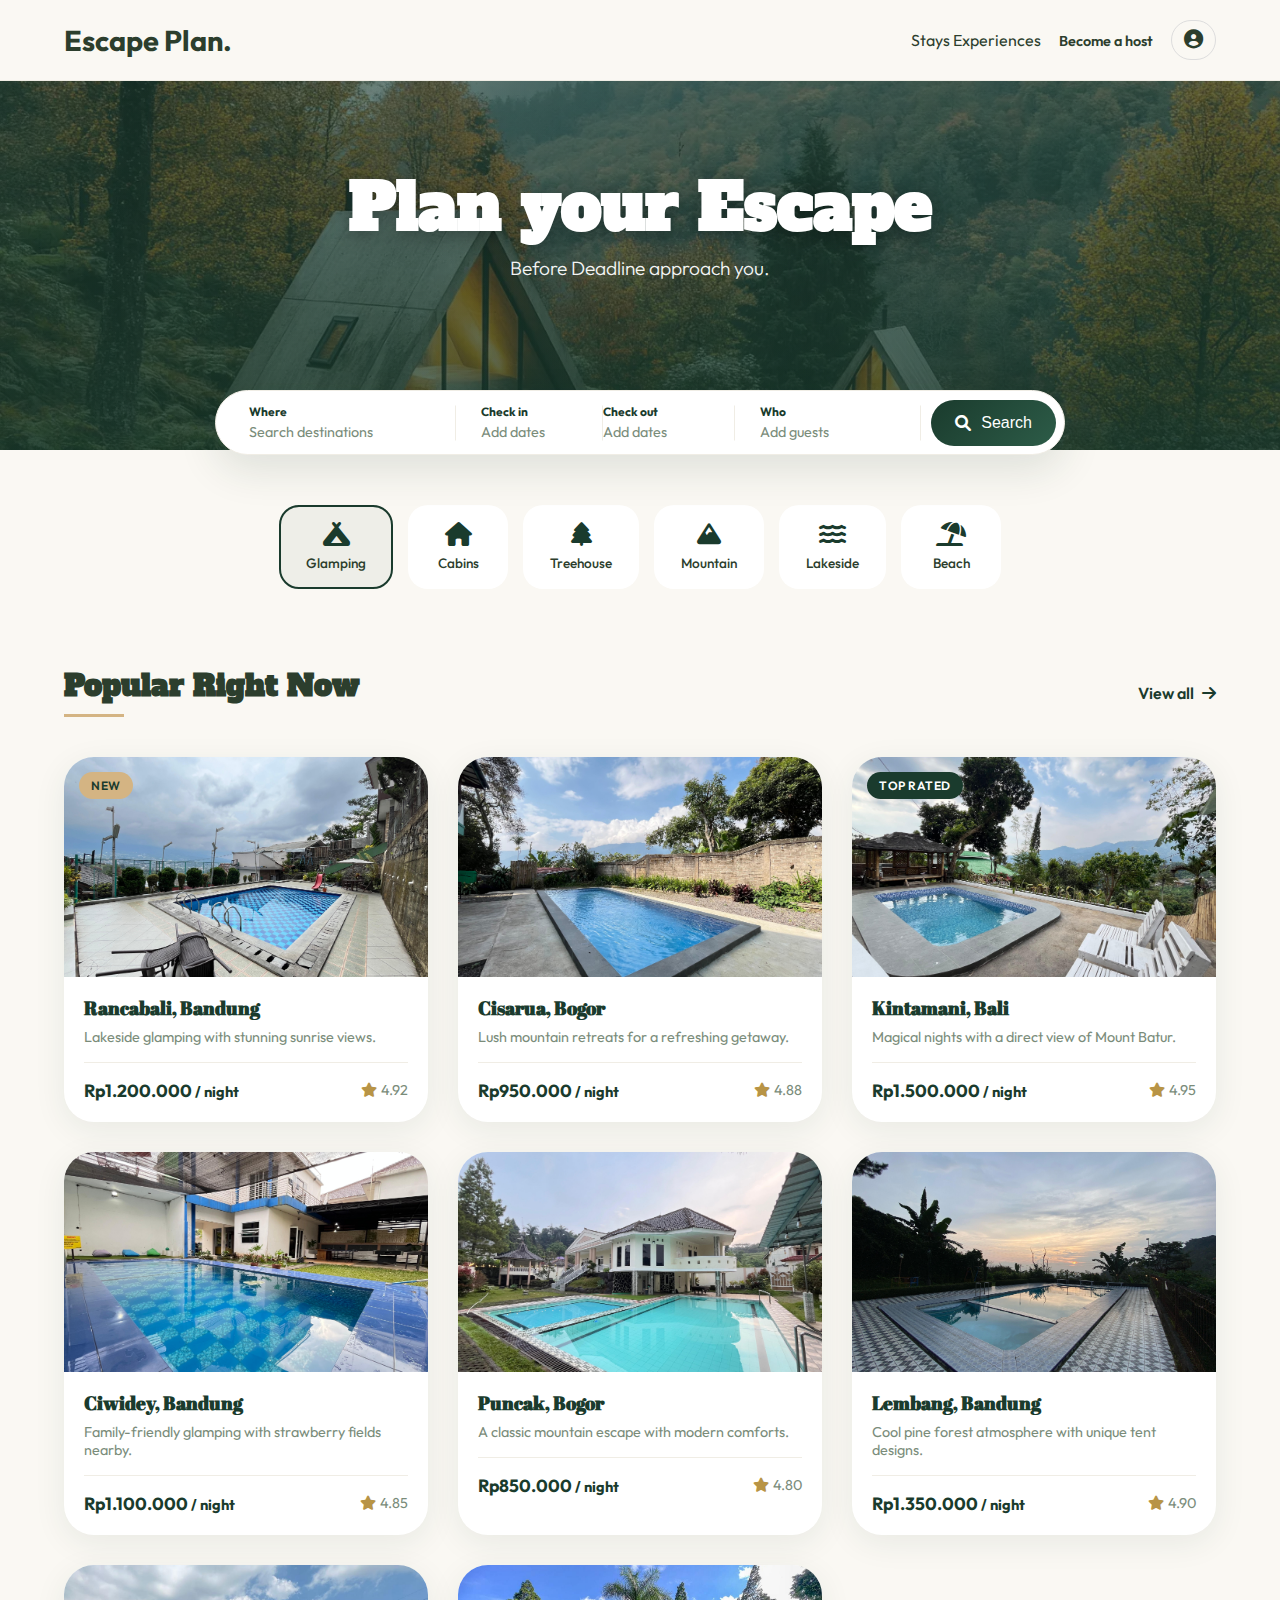
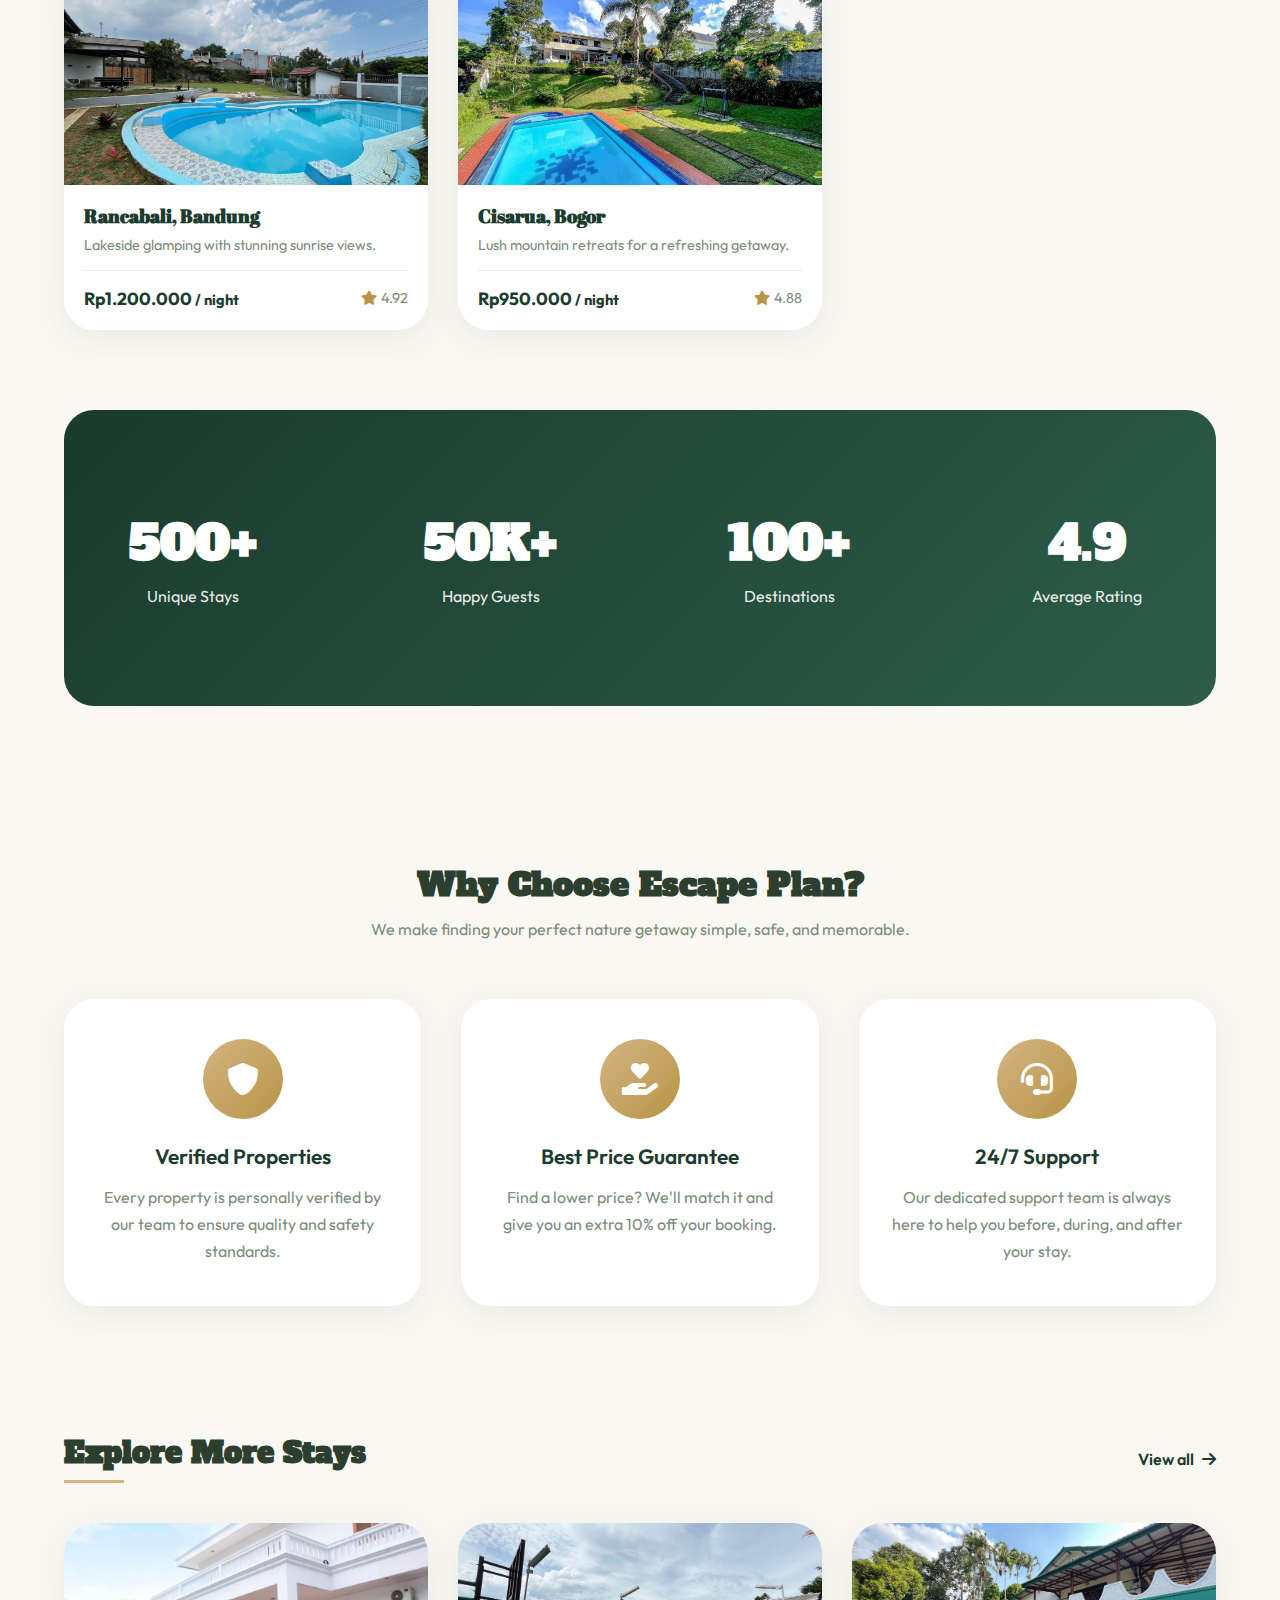
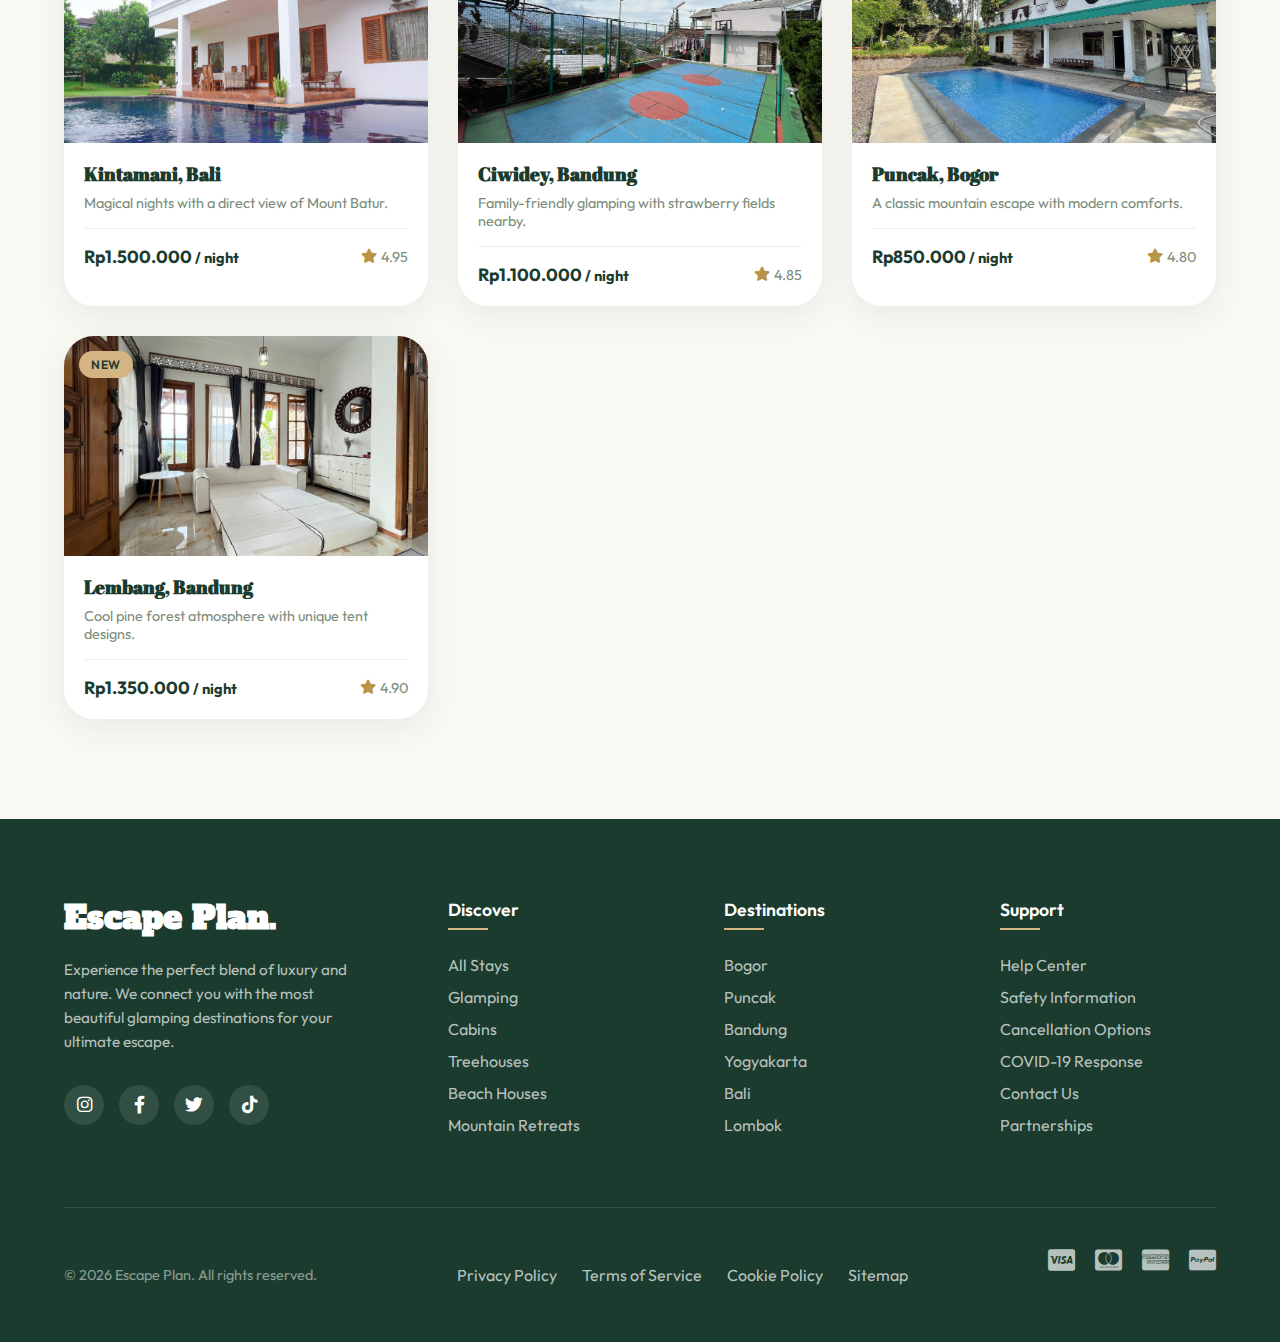
<file: index.html>
<!DOCTYPE html>
<html lang="id">
<head>
    <meta charset="UTF-8">
    <meta name="viewport" content="width=device-width, initial-scale=1.0">
    <title>Escape Plan | Nature First OTA</title>
    <link rel="stylesheet" href="style.css">
    <link rel="stylesheet" href="datepicker.css">
    <link rel="stylesheet" href="https://cdnjs.cloudflare.com/ajax/libs/font-awesome/6.0.0-beta3/css/all.min.css">
</head>
<body class="index-page">
    <nav id="mainNav">
        <a href="index.html" class="logo">Escape Plan.</a>
        
        <!-- Desktop Nav -->
        <div class="nav-menu">
            <a href="explore.html" class="active">Stays</a>
            <a href="#">Experiences</a>
            <a href="#" class="nav-host-btn">Become a host</a>
            <button class="profile-btn" aria-label="User menu">
                <i class="fas fa-user-circle"></i>
            </button>
        </div>

        <!-- Mobile Menu Button -->
        <button class="menu-toggle" aria-label="Toggle menu">
            <span class="hamburger"></span>
        </button>

        <!-- Mobile Menu Overlay -->
        <div class="mobile-nav-menu">
            <div class="mobile-nav-links">
                <a href="explore.html">Stays</a>
                <a href="#">Experiences</a>
                <a href="#">Glamping</a>
                <a href="#">Cabins</a>
                <a href="#">Mountain Retreats</a>
                <a href="#">Help Center</a>
                <a href="#">Contact Us</a>
                <a href="#">Become a host</a>
            </div>
            <a href="#" class="btn-primary">Sign In</a>
        </div>
    </nav>

    <header class="home-header">
        <div class="header-content">
            <h1>Plan your Escape</h1>
            <p>Before Deadline approach you.</p>
        </div>
    </header>

    <main class="main-content">
        <section class="search-section">
            <div class="search-container">
                <div class="search-form">
                    <div class="form-group">
                        <label for="location">Where</label>
                        <input type="text" id="location" placeholder="Search destinations">
                    </div>
                    <div class="form-group form-group-dates">
                        <div class="date-input">
                            <label for="checkin">Check in</label>
                            <input type="text" id="checkin" placeholder="Add dates" class="datepicker-input">
                        </div>
                        <div class="date-input">
                            <label for="checkout">Check out</label>
                            <input type="text" id="checkout" placeholder="Add dates" class="datepicker-input">
                        </div>
                    </div>
                    <div class="form-group form-group-guests">
                        <label for="guests">Who</label>
                        <input type="text" id="guests" placeholder="Add guests">
                    </div>
                    <button class="search-button" onclick="location.href='explore.html'">
                        <i class="fas fa-search"></i>
                        <span>Search</span>
                    </button>
                </div>
            </div>
        </section>

        <!-- Category Tabs -->
        <section class="category-section">
            <div class="category-tabs">
                <div class="category-tab active">
                    <i class="fas fa-campground"></i>
                    <span>Glamping</span>
                </div>
                <div class="category-tab">
                    <i class="fas fa-home"></i>
                    <span>Cabins</span>
                </div>
                <div class="category-tab">
                    <i class="fas fa-tree"></i>
                    <span>Treehouse</span>
                </div>
                <div class="category-tab">
                    <i class="fas fa-mountain"></i>
                    <span>Mountain</span>
                </div>
                <div class="category-tab">
                    <i class="fas fa-water"></i>
                    <span>Lakeside</span>
                </div>
                <div class="category-tab">
                    <i class="fas fa-umbrella-beach"></i>
                    <span>Beach</span>
                </div>
            </div>
        </section>

        <section class="glamping-catalog">
            <div class="section-header">
                <h2>Popular Right Now</h2>
                <a href="explore.html" class="view-all-link">View all <i class="fas fa-arrow-right"></i></a>
            </div>
            <div class="grid-container">
                <!-- Card 1 -->
                <a href="detail.html" class="card">
                    <div class="card-img-wrapper">
                        <img src="images/ASA/asa1.jpeg" alt="Rancabali, Bandung">
                        <div class="card-badge new">NEW</div>
                        <button class="card-wishlist" aria-label="Add to wishlist"><i class="far fa-heart"></i></button>
                    </div>
                    <div class="card-body">
                        <h3>Rancabali, Bandung</h3>
                        <p>Lakeside glamping with stunning sunrise views.</p>
                        <div class="price-row">
                            <div class="price">Rp1.200.000 <small>/ night</small></div>
                            <div class="rating"><i class="fas fa-star"></i> 4.92</div>
                        </div>
                    </div>
                </a>

                <!-- Card 2 -->
                <a href="detail.html" class="card">
                    <div class="card-img-wrapper">
                        <img src="images/DC/dc_1.jpeg" alt="Cisarua, Bogor">
                        <button class="card-wishlist" aria-label="Add to wishlist"><i class="far fa-heart"></i></button>
                    </div>
                    <div class="card-body">
                        <h3>Cisarua, Bogor</h3>
                        <p>Lush mountain retreats for a refreshing getaway.</p>
                        <div class="price-row">
                            <div class="price">Rp950.000 <small>/ night</small></div>
                            <div class="rating"><i class="fas fa-star"></i> 4.88</div>
                        </div>
                    </div>
                </a>

                <!-- Card 3 -->
                <a href="detail.html" class="card">
                    <div class="card-img-wrapper">
                        <img src="images/DIRGO/dirgo_1.jpeg" alt="Kintamani, Bali">
                        <div class="card-badge popular">TOP RATED</div>
                        <button class="card-wishlist" aria-label="Add to wishlist"><i class="far fa-heart"></i></button>
                    </div>
                    <div class="card-body">
                        <h3>Kintamani, Bali</h3>
                        <p>Magical nights with a direct view of Mount Batur.</p>
                        <div class="price-row">
                            <div class="price">Rp1.500.000 <small>/ night</small></div>
                            <div class="rating"><i class="fas fa-star"></i> 4.95</div>
                        </div>
                    </div>
                </a>

                <!-- Card 4 -->
                <a href="detail.html" class="card">
                    <div class="card-img-wrapper">
                        <img src="images/G.SKY/g_sky_1.jpeg" alt="Ciwidey, Bandung">
                        <button class="card-wishlist" aria-label="Add to wishlist"><i class="far fa-heart"></i></button>
                    </div>
                    <div class="card-body">
                        <h3>Ciwidey, Bandung</h3>
                        <p>Family-friendly glamping with strawberry fields nearby.</p>
                        <div class="price-row">
                            <div class="price">Rp1.100.000 <small>/ night</small></div>
                            <div class="rating"><i class="fas fa-star"></i> 4.85</div>
                        </div>
                    </div>
                </a>

                <!-- Card 5 -->
                <a href="detail.html" class="card">
                    <div class="card-img-wrapper">
                        <img src="images/G.T/g_t_1.jpeg" alt="Puncak, Bogor">
                        <button class="card-wishlist" aria-label="Add to wishlist"><i class="far fa-heart"></i></button>
                    </div>
                    <div class="card-body">
                        <h3>Puncak, Bogor</h3>
                        <p>A classic mountain escape with modern comforts.</p>
                        <div class="price-row">
                            <div class="price">Rp850.000 <small>/ night</small></div>
                            <div class="rating"><i class="fas fa-star"></i> 4.80</div>
                        </div>
                    </div>
                </a>

                <!-- Card 6 -->
                <a href="detail.html" class="card">
                    <div class="card-img-wrapper">
                        <img src="images/HABYB/habyb1.jpeg" alt="Lembang, Bandung">
                        <button class="card-wishlist" aria-label="Add to wishlist"><i class="far fa-heart"></i></button>
                    </div>
                    <div class="card-body">
                        <h3>Lembang, Bandung</h3>
                        <p>Cool pine forest atmosphere with unique tent designs.</p>
                        <div class="price-row">
                            <div class="price">Rp1.350.000 <small>/ night</small></div>
                            <div class="rating"><i class="fas fa-star"></i> 4.90</div>
                        </div>
                    </div>
                </a>

                <!-- Card 7 -->
                <a href="detail.html" class="card">
                    <div class="card-img-wrapper">
                        <img src="images/NIDA/nida_1.jpeg" alt="Rancabali, Bandung">
                        <button class="card-wishlist" aria-label="Add to wishlist"><i class="far fa-heart"></i></button>
                    </div>
                    <div class="card-body">
                        <h3>Rancabali, Bandung</h3>
                        <p>Lakeside glamping with stunning sunrise views.</p>
                        <div class="price-row">
                            <div class="price">Rp1.200.000 <small>/ night</small></div>
                            <div class="rating"><i class="fas fa-star"></i> 4.92</div>
                        </div>
                    </div>
                </a>

                <!-- Card 8 -->
                <a href="detail.html" class="card">
                    <div class="card-img-wrapper">
                        <img src="images/PR/pr_1.jpeg" alt="Cisarua, Bogor">
                        <button class="card-wishlist" aria-label="Add to wishlist"><i class="far fa-heart"></i></button>
                    </div>
                    <div class="card-body">
                        <h3>Cisarua, Bogor</h3>
                        <p>Lush mountain retreats for a refreshing getaway.</p>
                        <div class="price-row">
                            <div class="price">Rp950.000 <small>/ night</small></div>
                            <div class="rating"><i class="fas fa-star"></i> 4.88</div>
                        </div>
                    </div>
                </a>
            </div>
        </section>

        <!-- Stats Section -->
        <section class="stats-section">
            <div class="stats-container">
                <div class="stat-item">
                    <div class="stat-number">500+</div>
                    <div class="stat-label">Unique Stays</div>
                </div>
                <div class="stat-item">
                    <div class="stat-number">50K+</div>
                    <div class="stat-label">Happy Guests</div>
                </div>
                <div class="stat-item">
                    <div class="stat-number">100+</div>
                    <div class="stat-label">Destinations</div>
                </div>
                <div class="stat-item">
                    <div class="stat-number">4.9</div>
                    <div class="stat-label">Average Rating</div>
                </div>
            </div>
        </section>

        <!-- Features Section -->
        <section class="features-section">
            <div class="features-header">
                <h2>Why Choose Escape Plan?</h2>
                <p>We make finding your perfect nature getaway simple, safe, and memorable.</p>
            </div>
            <div class="features-grid">
                <div class="feature-card">
                    <div class="feature-icon">
                        <i class="fas fa-shield-alt"></i>
                    </div>
                    <h3>Verified Properties</h3>
                    <p>Every property is personally verified by our team to ensure quality and safety standards.</p>
                </div>
                <div class="feature-card">
                    <div class="feature-icon">
                        <i class="fas fa-hand-holding-heart"></i>
                    </div>
                    <h3>Best Price Guarantee</h3>
                    <p>Find a lower price? We'll match it and give you an extra 10% off your booking.</p>
                </div>
                <div class="feature-card">
                    <div class="feature-icon">
                        <i class="fas fa-headset"></i>
                    </div>
                    <h3>24/7 Support</h3>
                    <p>Our dedicated support team is always here to help you before, during, and after your stay.</p>
                </div>
            </div>
        </section>

        <!-- More Stays Section -->
        <section class="glamping-catalog">
            <div class="section-header">
                <h2>Explore More Stays</h2>
                <a href="explore.html" class="view-all-link">View all <i class="fas fa-arrow-right"></i></a>
            </div>
            <div class="grid-container">
                <!-- Card 9 -->
                <a href="detail.html" class="card">
                    <div class="card-img-wrapper">
                        <img src="images/VERMILLION/vermillion1.JPG" alt="Kintamani, Bali">
                        <button class="card-wishlist" aria-label="Add to wishlist"><i class="far fa-heart"></i></button>
                    </div>
                    <div class="card-body">
                        <h3>Kintamani, Bali</h3>
                        <p>Magical nights with a direct view of Mount Batur.</p>
                        <div class="price-row">
                            <div class="price">Rp1.500.000 <small>/ night</small></div>
                            <div class="rating"><i class="fas fa-star"></i> 4.95</div>
                        </div>
                    </div>
                </a>

                <!-- Card 10 -->
                <a href="detail.html" class="card">
                    <div class="card-img-wrapper">
                        <img src="images/ASA/asa2.jpeg" alt="Ciwidey, Bandung">
                        <button class="card-wishlist" aria-label="Add to wishlist"><i class="far fa-heart"></i></button>
                    </div>
                    <div class="card-body">
                        <h3>Ciwidey, Bandung</h3>
                        <p>Family-friendly glamping with strawberry fields nearby.</p>
                        <div class="price-row">
                            <div class="price">Rp1.100.000 <small>/ night</small></div>
                            <div class="rating"><i class="fas fa-star"></i> 4.85</div>
                        </div>
                    </div>
                </a>

                <!-- Card 11 -->
                <a href="detail.html" class="card">
                    <div class="card-img-wrapper">
                        <img src="images/DC/dc_2.jpeg" alt="Puncak, Bogor">
                        <button class="card-wishlist" aria-label="Add to wishlist"><i class="far fa-heart"></i></button>
                    </div>
                    <div class="card-body">
                        <h3>Puncak, Bogor</h3>
                        <p>A classic mountain escape with modern comforts.</p>
                        <div class="price-row">
                            <div class="price">Rp850.000 <small>/ night</small></div>
                            <div class="rating"><i class="fas fa-star"></i> 4.80</div>
                        </div>
                    </div>
                </a>

                <!-- Card 12 -->
                <a href="detail.html" class="card">
                    <div class="card-img-wrapper">
                        <img src="images/DIRGO/dirgo_2.jpeg" alt="Lembang, Bandung">
                        <div class="card-badge new">NEW</div>
                        <button class="card-wishlist" aria-label="Add to wishlist"><i class="far fa-heart"></i></button>
                    </div>
                    <div class="card-body">
                        <h3>Lembang, Bandung</h3>
                        <p>Cool pine forest atmosphere with unique tent designs.</p>
                        <div class="price-row">
                            <div class="price">Rp1.350.000 <small>/ night</small></div>
                            <div class="rating"><i class="fas fa-star"></i> 4.90</div>
                        </div>
                    </div>
                </a>
            </div>
        </section>
    </main>

    <footer class="footer">
        <div class="footer-content">
            <div class="footer-section">
                <h3 class="footer-logo">Escape Plan.</h3>
                <p class="footer-description">
                    Experience the perfect blend of luxury and nature. 
                    We connect you with the most beautiful glamping destinations 
                    for your ultimate escape.
                </p>
                <div class="social-links">
                    <a href="#" aria-label="Instagram"><i class="fab fa-instagram"></i></a>
                    <a href="#" aria-label="Facebook"><i class="fab fa-facebook-f"></i></a>
                    <a href="#" aria-label="Twitter"><i class="fab fa-twitter"></i></a>
                    <a href="#" aria-label="TikTok"><i class="fab fa-tiktok"></i></a>
                </div>
            </div>

            <div class="footer-section">
                <h4>Discover</h4>
                <ul class="footer-links">
                    <li><a href="explore.html">All Stays</a></li>
                    <li><a href="#">Glamping</a></li>
                    <li><a href="#">Cabins</a></li>
                    <li><a href="#">Treehouses</a></li>
                    <li><a href="#">Beach Houses</a></li>
                    <li><a href="#">Mountain Retreats</a></li>
                </ul>
            </div>

            <div class="footer-section">
                <h4>Destinations</h4>
                <ul class="footer-links">
                    <li><a href="#">Bogor</a></li>
                    <li><a href="#">Puncak</a></li>
                    <li><a href="#">Bandung</a></li>
                    <li><a href="#">Yogyakarta</a></li>
                    <li><a href="#">Bali</a></li>
                    <li><a href="#">Lombok</a></li>
                </ul>
            </div>

            <div class="footer-section">
                <h4>Support</h4>
                <ul class="footer-links">
                    <li><a href="#">Help Center</a></li>
                    <li><a href="#">Safety Information</a></li>
                    <li><a href="#">Cancellation Options</a></li>
                    <li><a href="#">COVID-19 Response</a></li>
                    <li><a href="#">Contact Us</a></li>
                    <li><a href="#">Partnerships</a></li>
                </ul>
            </div>
        </div>

        <div class="footer-bottom">
            <div class="copyright">
                &copy; 2026 Escape Plan. All rights reserved.
            </div>
            <div class="legal-links">
                <a href="#">Privacy Policy</a>
                <a href="#">Terms of Service</a>
                <a href="#">Cookie Policy</a>
                <a href="#">Sitemap</a>
            </div>
            <div class="payment-methods">
                <i class="fab fa-cc-visa" title="Visa"></i>
                <i class="fab fa-cc-mastercard" title="Mastercard"></i>
                <i class="fab fa-cc-amex" title="American Express"></i>
                <i class="fab fa-cc-paypal" title="PayPal"></i>
            </div>
        </div>
    </footer>

    <script src="script.js"></script>
    <script src="datepicker.js"></script>
</body>
</html>
</file>
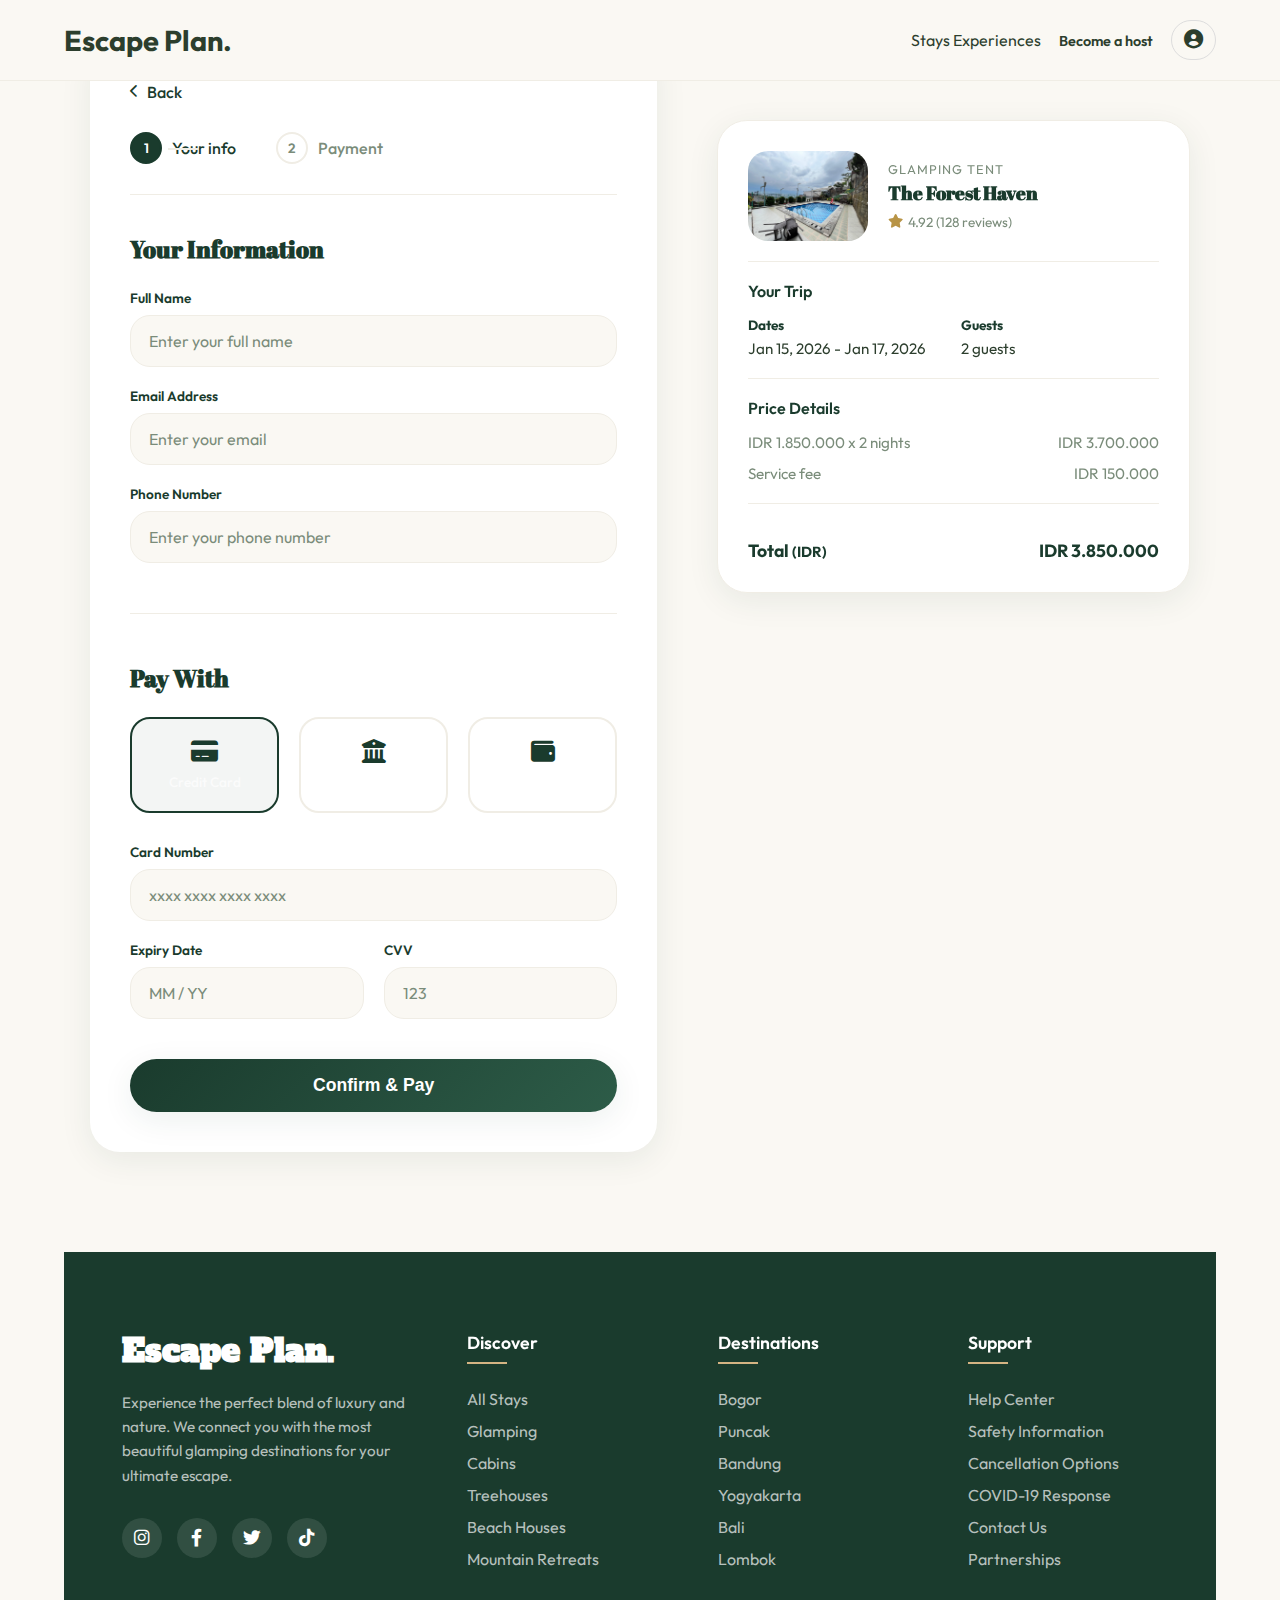
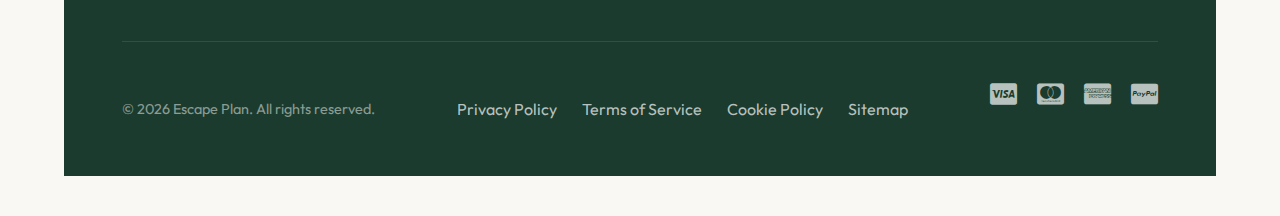
<file: booking.html>
<!DOCTYPE html>
<html lang="id">
<head>
    <meta charset="UTF-8">
    <meta name="viewport" content="width=device-width, initial-scale=1.0">
    <title>Confirm & Pay | Escape Plan</title>
    <link rel="stylesheet" href="style.css">
    <link rel="stylesheet" href="https://cdnjs.cloudflare.com/ajax/libs/font-awesome/6.0.0-beta3/css/all.min.css">
</head>
<body class="booking-body">
    <nav id="mainNav">
        <a href="index.html" class="logo">Escape Plan.</a>
        
        <!-- Desktop Nav -->
        <div class="nav-menu">
            <a href="explore.html" class="active">Stays</a>
            <a href="#">Experiences</a>
            <a href="#" class="nav-host-btn">Become a host</a>
            <button class="profile-btn" aria-label="User menu">
                <i class="fas fa-user-circle"></i>
            </button>
        </div>

        <!-- Mobile Menu Button -->
        <button class="menu-toggle" aria-label="Toggle menu">
            <span class="hamburger"></span>
        </button>

        <!-- Mobile Menu Overlay -->
        <div class="mobile-nav-menu">
            <div class="mobile-nav-links">
                <a href="explore.html">Stays</a>
                <a href="#">Experiences</a>
                <a href="#">Glamping</a>
                <a href="#">Cabins</a>
                <a href="#">Mountain Retreats</a>
                <a href="#">Help Center</a>
                <a href="#">Contact Us</a>
                <a href="#">Become a host</a>
            </div>
            <a href="#" class="btn-primary">Sign In</a>
        </div>
    </nav>
    <div class="checkout-container">
        <!-- Form Section -->
        <div class="form-section">
            <a href="detail.html" class="back-link"><i class="fas fa-chevron-left"></i> Back</a>
            
            <!-- Step Indicator -->
            <div class="step-indicator">
                <div class="step active"><span>Your info</span></div>
                <div class="step"><span>Payment</span></div>
            </div>

            <section id="step-1">
                <h2>Your Information</h2>
                <div class="input-group">
                    <label for="full-name">Full Name</label>
                    <input type="text" id="full-name" placeholder="Enter your full name">
                </div>
                <div class="input-group">
                    <label for="email">Email Address</label>
                    <input type="email" id="email" placeholder="Enter your email">
                </div>
                <div class="input-group">
                    <label for="phone">Phone Number</label>
                    <input type="tel" id="phone" placeholder="Enter your phone number">
                </div>
            </section>

            <hr class="section-divider">

            <section id="step-2">
                <h2>Pay With</h2>
                <div class="payment-methods">
                    <div class="payment-method selected">
                        <i class="fas fa-credit-card"></i>
                        <span>Credit Card</span>
                    </div>
                    <div class="payment-method">
                        <i class="fas fa-university"></i>
                        <span>Bank Transfer</span>
                    </div>
                    <div class="payment-method">
                        <i class="fas fa-wallet"></i>
                        <span>e-Wallet</span>
                    </div>
                </div>

                <div class="input-group">
                    <label for="card-number">Card Number</label>
                    <input type="text" id="card-number" placeholder="xxxx xxxx xxxx xxxx">
                </div>
                <div class="input-row">
                    <div class="input-group">
                        <label for="expiry-date">Expiry Date</label>
                        <input type="text" id="expiry-date" placeholder="MM / YY">
                    </div>
                    <div class="input-group">
                        <label for="cvv">CVV</label>
                        <input type="text" id="cvv" placeholder="123">
                    </div>
                </div>
            </section>
            
            <button class="btn-primary btn-block">Confirm & Pay</button>
        </div>

        <!-- Summary Section -->
        <div class="summary-section">
            <div class="summary-card">
                <div class="hotel-preview">
                    <img src="images/ASA/asa1.jpeg" alt="The Forest Haven">
                    <div class="hotel-info">
                        <p class="stay-type">Glamping Tent</p>
                        <h3>The Forest Haven</h3>
                        <div class="rating-small">
                            <i class="fas fa-star"></i> 4.92 (128 reviews)
                        </div>
                    </div>
                </div>

                <hr>

                <h2>Your Trip</h2>
                <div class="trip-details">
                    <div>
                        <strong>Dates</strong>
                        <p>Jan 15, 2026 - Jan 17, 2026</p>
                    </div>
                    <div>
                        <strong>Guests</strong>
                        <p>2 guests</p>
                    </div>
                </div>

                <hr>

                <h2>Price Details</h2>
                <div class="price-calculation">
                    <div class="date-row">
                        <span>IDR 1.850.000 x 2 nights</span>
                        <span>IDR 3.700.000</span>
                    </div>
                    <div class="date-row">
                        <span>Service fee</span>
                        <span>IDR 150.000</span>
                    </div>
                </div>

                <hr>

                <div class="total-row">
                    <strong>Total <small>(IDR)</small></strong>
                    <strong>IDR 3.850.000</strong>
                </div>
            </div>
        </div>
    </div>
    
    <footer class="footer">
        <div class="footer-content">
            <div class="footer-section">
                <h3 class="footer-logo">Escape Plan.</h3>
                <p class="footer-description">
                    Experience the perfect blend of luxury and nature. 
                    We connect you with the most beautiful glamping destinations 
                    for your ultimate escape.
                </p>
                <div class="social-links">
                    <a href="#" aria-label="Instagram"><i class="fab fa-instagram"></i></a>
                    <a href="#" aria-label="Facebook"><i class="fab fa-facebook-f"></i></a>
                    <a href="#" aria-label="Twitter"><i class="fab fa-twitter"></i></a>
                    <a href="#" aria-label="TikTok"><i class="fab fa-tiktok"></i></a>
                </div>
            </div>

            <div class="footer-section">
                <h4>Discover</h4>
                <ul class="footer-links">
                    <li><a href="explore.html">All Stays</a></li>
                    <li><a href="#">Glamping</a></li>
                    <li><a href="#">Cabins</a></li>
                    <li><a href="#">Treehouses</a></li>
                    <li><a href="#">Beach Houses</a></li>
                    <li><a href="#">Mountain Retreats</a></li>
                </ul>
            </div>

            <div class="footer-section">
                <h4>Destinations</h4>
                <ul class="footer-links">
                    <li><a href="#">Bogor</a></li>
                    <li><a href="#">Puncak</a></li>
                    <li><a href="#">Bandung</a></li>
                    <li><a href="#">Yogyakarta</a></li>
                    <li><a href="#">Bali</a></li>
                    <li><a href="#">Lombok</a></li>
                </ul>
            </div>

            <div class="footer-section">
                <h4>Support</h4>
                <ul class="footer-links">
                    <li><a href="#">Help Center</a></li>
                    <li><a href="#">Safety Information</a></li>
                    <li><a href="#">Cancellation Options</a></li>
                    <li><a href="#">COVID-19 Response</a></li>
                    <li><a href="#">Contact Us</a></li>
                    <li><a href="#">Partnerships</a></li>
                </ul>
            </div>
        </div>

        <div class="footer-bottom">
            <div class="copyright">
                © 2026 Escape Plan. All rights reserved.
            </div>
            <div class="legal-links">
                <a href="#">Privacy Policy</a>
                <a href="#">Terms of Service</a>
                <a href="#">Cookie Policy</a>
                <a href="#">Sitemap</a>
            </div>
            <div class="payment-methods">
                <i class="fab fa-cc-visa" title="Visa"></i>
                <i class="fab fa-cc-mastercard" title="Mastercard"></i>
                <i class="fab fa-cc-amex" title="American Express"></i>
                <i class="fab fa-cc-paypal" title="PayPal"></i>
            </div>
        </div>
    </footer>
    
    <script src="script.js"></script>
</body>
</html>
</file>
<file: datepicker.css>
/* =========================================
   DUAL MONTH DATEPICKER STYLING
   ========================================= */

   :root {
    /* Menggunakan warna dari template glamping */
    --color-primary: #2d4a3e;        /* Deep Forest Green - Glamping Primary */
    --color-secondary: #c6a87c;      /* Soft Gold/Wood - Glamping Accent */
    --color-accent: #d4b483;         /* Warmer gold untuk hover */
    --color-text: #2c3e2d;           /* Dark text color */
    --color-muted: #7a8c7a;          /* Muted green-gray */
    --color-light-bg: #fdfbf7;       /* Off-white / Cream background */
    --color-border: #e9ecef;
    --color-hover: rgba(214, 188, 140, 0.1); /* Light gold hover */
    
    /* Booking status colors */
    --color-booked: #f8d7da;         /* Soft red for booked */
    --color-booked-text: #c0392b;    /* Darker red for booked text */
    
    
    /* Datepicker Variables - Updated with glamping theme */
    --dp-bg: #ffffff;
    --dp-text: var(--color-text);
    --dp-muted: var(--color-muted);
    --dp-border: rgba(214, 188, 140, 0.3); /* Gold tint border */
    --dp-accent: var(--color-primary);
    --dp-accent-contrast: #ffffff;
    --dp-hover: rgba(214, 188, 140, 0.08);
    --dp-shadow: 0 20px 60px rgba(45, 74, 62, 0.15), 
                 0 8px 32px rgba(45, 74, 62, 0.1);
    --radius: 20px;                  /* Consistent with glamping theme */
    --radius-day: 10px;
    
    /* Enhanced design variables */
    --dp-gradient: linear-gradient(135deg, var(--color-primary) 0%, #3a5c4a 100%);
    --dp-success: #10b981;
    --dp-warning: #f59e0b;
    --dp-high-season: #fbbf24;      /* High season indicator */
    --dp-weekend: #ef4444;          /* Weekend color */
    
    /* Glass effect for luxury feel */
    --glass-bg: rgba(255, 255, 255, 0.95);
    --glass-border: rgba(255, 255, 255, 0.2);
}

.datepicker {
    position: absolute;
    z-index: 9999;
    width: min(95vw, 800px);
    background: var(--dp-bg);
    color: var(--dp-text);
    border: 1px solid var(--glass-border);
    border-radius: var(--radius);
    box-shadow: var(--dp-shadow);
    padding: 0;
    display: none;
    overflow: hidden;
    font-family: 'Outfit', sans-serif;
    backdrop-filter: blur(20px);
}

.datepicker.open {
    display: block;
    animation: slideInUp 0.4s cubic-bezier(0.4, 0, 0.2, 1);
}

.dp-header {
    background: var(--dp-gradient);
    color: white;
    padding: 20px 30px;
    position: relative;
    overflow: hidden;
}

.dp-header::before {
    content: '';
    position: absolute;
    top: 0;
    left: 0;
    right: 0;
    bottom: 0;
    background-image: url("data:image/svg+xml,%3Csvg width='60' height='60' viewBox='0 0 60 60' xmlns='http://www.w3.org/2000/svg'%3E%3Cg fill='none' fill-rule='evenodd'%3E%3Cg fill='%23ffffff' fill-opacity='0.05'%3E%3Cpath d='M36 34v-4h-2v4h-4v2h4v4h2v-4h4v-2h-4zm0-30V0h-2v4h-4v2h4v4h2V6h4V4h-4zM6 34v-4H4v4H0v2h4v4h2v-4h4v-2H6zM6 4V0H4v4H0v2h4v4h2V6h4V4H6z'/%3E%3C/g%3E%3C/g%3E%3C/svg%3E");
    opacity: 0.1;
}

.dp-nav-container {
    display: grid;
    grid-template-columns: 40px 1fr 40px;
    align-items: center;
    gap: 20px;
    position: relative;
    z-index: 1;
}

.dp-title-container {
    text-align: center;
    /* This container is now empty but kept for structure */
}

.dp-nav-btn {
    border: none;
    background: rgba(255, 255, 255, 0.15);
    border-radius: 50%;
    width: 40px;
    height: 40px;
    color: white;
    cursor: pointer;
    display: grid;
    place-items: center;
    transition: all 0.3s;
    backdrop-filter: blur(10px);
    font-size: 18px;
    border: 1px solid rgba(255, 255, 255, 0.2);
}

.dp-nav-btn:hover {
    background: rgba(255, 255, 255, 0.25);
    transform: scale(1.1) rotate(5deg);
}

.dp-mode-toggle {
    display: flex;
    justify-content: center;
    gap: 20px;
}

.mode-btn {
    background: rgba(255, 255, 255, 0.1);
    border: 1px solid rgba(255, 255, 255, 0.3);
    color: white;
    padding: 8px 24px;
    border-radius: 20px;
    font-size: 14px;
    font-weight: 600;
    cursor: pointer;
    transition: all 0.3s;
    font-family: 'Outfit', sans-serif;
}

.mode-btn:hover {
    background: rgba(255, 255, 255, 0.2);
}

.mode-btn.active {
    background: var(--color-secondary);
    color: var(--color-primary);
    border-color: var(--color-secondary);
    box-shadow: 0 4px 12px rgba(198, 168, 124, 0.3);
}

.dp-calendar .dp-title {
    font-weight: 700;
    font-size: 18px;
    color: var(--color-primary);
    font-family: 'Playfair Display', serif;
    text-align: center;
    margin-bottom: 20px;
}

.dp-calendars {
    display: grid;
    grid-template-columns: 1fr 1fr;
    gap: 30px;
    padding: 30px;
    background: var(--glass-bg);
}

.dp-calendar {
    display: flex;
    flex-direction: column;
}

.dp-week {
    display: grid;
    grid-template-columns: repeat(7, 1fr);
    gap: 4px;
    margin-bottom: 15px;
}

.dp-weekday {
    text-align: center;
    font-size: 12px;
    color: var(--color-primary);
    font-weight: 600;
    padding: 8px 0;
    text-transform: uppercase;
    letter-spacing: 0.5px;
    font-family: 'Outfit', sans-serif;
    border-bottom: 2px solid transparent;
}

.dp-weekday:nth-child(1),
.dp-weekday:nth-child(7) {
    color: var(--dp-weekend);
    border-bottom-color: var(--dp-weekend);
}

.dp-days-1, .dp-days-2 {
    display: grid;
    grid-template-columns: repeat(7, 1fr);
    gap: 4px;
}

.dp-day {
    border: 2px solid transparent;
    background: transparent;
    border-radius: var(--radius-day);
    height: 40px;
    display: grid;
    place-items: center;
    font-size: 14px;
    cursor: pointer;
    transition: all 0.2s cubic-bezier(0.4, 0, 0.2, 1);
    font-weight: 500;
    position: relative;
    overflow: hidden;
    font-family: 'Outfit', sans-serif;
    color: var(--color-text);
}

/* Date states */
.dp-day.out {
    color: var(--color-muted);
    opacity: 0.5;
}

.dp-day:hover:not(.disabled):not(.booked):not(.out) {
    background: var(--dp-hover);
    border-color: rgba(214, 188, 140, 0.5);
    transform: translateY(-1px);
}

/* Selected dates */
.dp-day.selected {
    background: var(--dp-gradient);
    color: white;
    border-color: transparent;
    font-weight: 700;
    box-shadow: 0 4px 12px rgba(45, 74, 62, 0.25);
    transform: scale(1.05);
}

.dp-day.selected.checkin {
    border-radius: 10px 0 0 10px;
}

.dp-day.selected.checkout {
    border-radius: 0 10px 10px 0;
}

/* Date range between check-in and check-out */
.dp-day.in-range {
    background: linear-gradient(135deg, rgba(214, 188, 140, 0.15) 0%, rgba(214, 188, 140, 0.3) 100%);
    border-radius: 0;
}

/* Check-out valid dates */
.dp-day.checkout-valid {
    border: 2px dashed rgba(214, 188, 140, 0.5);
}

/* Disabled and booked dates */
.dp-day.disabled {
    color: #d1d5db;
    cursor: not-allowed;
    background: #f9fafb;
    opacity: 0.5;
}

.dp-day.booked {
    background: linear-gradient(135deg, var(--color-booked) 0%, #f8d7da 100%);
    color: var(--color-booked-text);
    cursor: not-allowed;
    font-weight: 600;
    border: 2px solid #f5c6cb;
}

.dp-day.booked::before {
    content: '✕';
    position: absolute;
    top: 2px;
    right: 2px;
    font-size: 8px;
    font-weight: bold;
}

/* Today */
.dp-day.today {
    border: 2px solid var(--dp-warning);
    background: rgba(245, 158, 11, 0.1);
    font-weight: 700;
}

.dp-day.today::after {
    content: 'Today';
    position: absolute;
    bottom: 2px;
    left: 50%;
    transform: translateX(-50%);
    font-size: 7px;
    color: var(--dp-warning);
    white-space: nowrap;
    font-weight: 600;
}

/* High season */
.dp-day.high-season {
    background: linear-gradient(135deg, var(--dp-high-season) 0%, #fcd34d 100%);
    color: #92400e;
    font-weight: 600;
    position: relative;
    border: 1px solid #fbbf24;
}

.dp-day.high-season::before {
    content: '🔥';
    position: absolute;
    top: 1px;
    right: 1px;
    font-size: 8px;
}

/* Weekend */
.dp-day.weekend:not(.disabled):not(.booked):not(.selected) {
    color: var(--dp-weekend);
    background: rgba(239, 68, 68, 0.05);
}

.dp-footer {
    display: flex;
    justify-content: space-between;
    padding: 20px 30px;
    background: rgba(253, 251, 247, 0.9);
    border-top: 1px solid var(--dp-border);
}

.dp-btn {
    padding: 12px 24px;
    border: 2px solid var(--dp-border);
    border-radius: 12px;
    background: #1a3b2d;
    cursor: pointer;
    font-weight: 600;
    transition: all 0.3s;
    font-size: 14px;
    font-family: 'Outfit', sans-serif;
    color: white;
}

.dp-btn:hover {
    background: #d4b483;
    color: #1a3b2d;
    transform: translateY(-2px);
    box-shadow: 0 4px 8px rgba(45, 74, 62, 0.1);
}

.dp-btn.apply-btn {
    background: #d4b483;
    color: #1a3b2d;
    border-color: transparent;
    box-shadow: 0 4px 12px rgba(45, 74, 62, 0.2);
}

.dp-btn.apply-btn:hover {
    background: linear-gradient(135deg, #3a5c4a 0%, #2d4a3e 100%);
    box-shadow: 0 6px 16px rgba(45, 74, 62, 0.3);
    transform: translateY(-3px);
    color: white;
}

/* Responsive design */
@media (max-width: 768px) {
    .datepicker {
        width: 95vw;
        left: 2.5vw !important;
        right: 2.5vw !important;
    }
    
    .dp-calendars {
        grid-template-columns: 1fr;
        gap: 20px;
        padding: 20px;
    }
    
    .dp-header {
        padding: 15px 20px;
    }
    
    .dp-nav-container {
        gap: 10px;
    }
    
    .dp-day {
        height: 35px;
        font-size: 13px;
    }
    
    .dp-footer {
        padding: 15px 20px;
    }
    
    .dp-btn {
        padding: 10px 20px;
        font-size: 13px;
    }
}

/* Animation for selected dates */
@keyframes pulseDate {
    0% { transform: scale(1.05); }
    50% { transform: scale(1.1); }
    100% { transform: scale(1.05); }
}

.dp-day.selected {
    animation: pulseDate 2s infinite;
}
</file>
<file: style.css>
/* =========================================
   1. GLOBAL VARIABLES & RESET
   ========================================= */
@import url('https://fonts.googleapis.com/css2?family=Outfit:wght@300;400;500;600;700&family=Playfair+Display:ital,wght@0,400;0,600;0,700;1,400&display=swap');
@import url('https://fonts.googleapis.com/css2?family=Alfa+Slab+One&display=swap');
@import url('https://fonts.googleapis.com/css2?family=Abril+Fatface&display=swap');

:root {
   --primary: #1a3b2d;
   --primary-light: #2d5c48;
   --accent: #d4b483;
   --accent-dark: #b89446;
   --light: #faf8f3;
   --light-gray: #f0ede5;
   --text: #2c3e2d;
   --text-muted: #7a8c7a;
   --glass: rgba(255, 255, 255, 0.92);
   --shadow-soft: 0 8px 32px rgba(26, 59, 45, 0.08);
   --shadow-medium: 0 15px 40px rgba(26, 59, 45, 0.12);
   --radius-md: 20px;
   --radius-lg: 30px;
   --radius-full: 100px;
   --transition-fast: 0.2s cubic-bezier(0.4, 0, 0.2, 1);
   --transition-normal: 0.4s cubic-bezier(0.4, 0, 0.2, 1);
}

* {
   margin: 0;
   padding: 0;
   box-sizing: border-box;
}

html {
   scroll-behavior: smooth;
}

body {
   font-family: 'Outfit', sans-serif;
   background-color: var(--light);
   color: var(--text);
   overflow-x: hidden;
   -webkit-font-smoothing: antialiased;
   -moz-osx-font-smoothing: grayscale;
}

h1, h2, h3, h4 {
   font-family: 'Alfa Slab One', serif;
   line-height: 1.2;
}

a {
   text-decoration: none;
   color: inherit;
   transition: var(--transition-fast);
}

ul {
   list-style: none;
}

img {
   display: block;
   max-width: 100%;
}

/* =========================================
   2. REUSABLE COMPONENTS
   ========================================= */
.btn-primary {
   padding: 16px 32px;
   background: linear-gradient(135deg, var(--primary), var(--primary-light));
   color: white;
   border-radius: var(--radius-full);
   font-weight: 600;
   border: none;
   cursor: pointer;
   display: inline-flex;
   align-items: center;
   justify-content: center;
   gap: 10px;
   transition: var(--transition-normal);
   box-shadow: var(--shadow-soft);
}

.btn-primary:hover {
   transform: translateY(-3px) scale(1.02);
}

.btn-secondary {
   padding: 14px 28px;
   background: transparent;
   color: var(--primary);
   border: 2px solid var(--primary);
   border-radius: var(--radius-full);
   font-weight: 600;
}

.card {
   background: white;
   border-radius: var(--radius-lg);
   overflow: hidden;
   box-shadow: var(--shadow-soft);
   transition: all var(--transition-normal);
}

.card:hover {
   transform: translateY(-8px);
   box-shadow: var(--shadow-medium);
}

.card-img-wrapper {
   position: relative;
   overflow: hidden;
   height: 180px;
}

.card img {
   width: 100%;
   height: 100%;
   object-fit: cover;
}

.card-body {
   padding: 20px;
}

.card h3 {
   font-size: 1.2rem;
   margin-bottom: 8px;
   color: var(--primary);
   font-family: 'Abril Fatface', cursive;
}

.card p {
   font-size: 0.9rem;
   color: var(--text-muted);
   margin-bottom: 16px;
   font-family: 'Outfit', sans-serif;
}

.card-badge {
   position: absolute;
   top: 15px;
   left: 15px;
   padding: 6px 12px;
   border-radius: var(--radius-full);
   font-size: 0.75rem;
   font-weight: 600;
   text-transform: uppercase;
   letter-spacing: 0.5px;
}

.card-badge.new {
   background: var(--accent);
   color: var(--primary);
}

.card-badge.popular {
   background: var(--primary);
   color: white;
}

.price-row {
   display: flex;
   justify-content: space-between;
   align-items: center;
   border-top: 1px solid var(--light-gray);
   padding-top: 16px;
   margin-top: auto;
}

.price {
   color: var(--primary);
   font-weight: 700;
   font-size: 1.1rem;
}

.rating {
   display: flex;
   align-items: center;
   gap: 4px;
   color: var(--text-muted);
   font-size: 0.9rem;
}

.rating i {
   color: var(--accent-dark);
}

/* =========================================
   3. NAVBAR
   ========================================= */
body {
   padding-top: 80px;
}

nav {
   position: fixed;
   top: 0;
   left: 0;
   width: 100%;
   padding: 20px 5%;
   display: flex;
   justify-content: space-between;
   align-items: center;
   z-index: 1000;
   transition: background-color var(--transition-fast), box-shadow var(--transition-fast), border-color var(--transition-fast);
   background: transparent;
   border-bottom: 1px solid transparent;
}

nav:not(.glass-nav) {
   background: var(--light);
   border-bottom: 1px solid var(--light-gray);
}

nav.scrolled, nav:not(.glass-nav).scrolled {
   background: var(--glass);
   backdrop-filter: blur(10px);
   border-bottom: 1px solid var(--light-gray);
   box-shadow: var(--shadow-soft);
}

.logo {
   font-size: 1.8rem;
   font-weight: 700;
   flex-shrink: 0;
}

.nav-links {
   display: flex;
   gap: 40px;
   align-items: center;
   justify-content: center;
   flex-grow: 1;
}

.nav-links a {
   font-weight: 500;
}

.nav-cta {
   display: flex;
   align-items: center;
   gap: 15px;
   flex-shrink: 0;
}

.nav-host-btn {
   font-weight: 600;
   padding: 10px 15px;
   border-radius: var(--radius-full);
   font-size: 0.9rem;
}

.nav-host-btn:hover {
   background: var(--light-gray);
}

.profile-btn {
   background: none;
   border: 1px solid #ddd;
   border-radius: var(--radius-full);
   padding: 8px 12px;
   cursor: pointer;
   font-size: 1.2rem;
   color: var(--text);
}

/* --- Mobile Menu --- */
.menu-toggle {
   display: none;
   background: none;
   border: none;
   cursor: pointer;
   z-index: 1002;
   padding: 10px;
}

.hamburger {
   display: block;
   position: relative;
   width: 24px;
   height: 2px;
   background: var(--primary);
   transition: all 0.3s ease-in-out;
}

.hamburger::before, .hamburger::after {
   content: '';
   position: absolute;
   left: 0;
   width: 100%;
   height: 2px;
   background: var(--primary);
   transition: all 0.3s ease-in-out;
}

.hamburger::before {
   top: -8px;
}

.hamburger::after {
   bottom: -8px;
}

.mobile-nav-menu {
   position: fixed;
   top: 0;
   left: 0;
   width: 100%;
   height: 100%;
   background: var(--light);
   z-index: 1001;
   display: flex;
   flex-direction: column;
   align-items: center;
   justify-content: center;
   gap: 40px;
   transform: translateX(100%);
   transition: transform var(--transition-normal);
}

nav.menu-open .mobile-nav-menu {
   transform: translateX(0);
}

nav.menu-open .hamburger {
   background: transparent;
}

nav.menu-open .hamburger::before {
   transform: rotate(45deg) translate(5px, 6px);
}

nav.menu-open .hamburger::after {
   transform: rotate(-45deg) translate(5px, -6px);
}

.mobile-nav-menu .mobile-nav-links {
   display: flex;
   flex-direction: column;
   gap: 30px;
   text-align: center;
}

.mobile-nav-menu .mobile-nav-links a {
   font-size: 1.8rem;
   font-weight: 600;
}

.mobile-nav-menu .btn-primary {
   margin-top: 20px;
}

/* =========================================
   4. HOME PAGE
   ========================================= */
.home-header {
   height: 50vh;
   min-height: 450px;
   position: relative;
   display: flex;
   align-items: center;
   justify-content: center;
   text-align: center;
   color: white;
   background: linear-gradient(rgba(26, 59, 45, 0.5), rgba(26, 59, 45, 0.7)), url(images/Glamping-6.webp) no-repeat center center/cover;
   margin-top: -80px;
   overflow: hidden;
}

.home-header::before {
   content: '';
   position: absolute;
   inset: 0;
   background: radial-gradient(ellipse at center, transparent 0%, rgba(26, 59, 45, 0.3) 100%);
}

.header-content {
   position: relative;
   z-index: 1;
   animation: fadeInUp 1s ease-out;
}

@keyframes fadeInUp {
   from {
      opacity: 0;
      transform: translateY(30px);
   }

   to {
      opacity: 1;
      transform: translateY(0);
   }
}

.home-header h1 {
   font-size: clamp(2.5rem, 6vw, 4rem);
   text-shadow: 0 4px 20px rgba(0, 0, 0, 0.3);
   margin-bottom: 10px;
}

.home-header p {
   font-family: 'Outfit', sans-serif;
   font-size: 1.2rem;
   max-width: 500px;
   margin: 0 auto;
   opacity: 0.95;
   font-weight: 300;
}

.main-content {
   padding: 0 5%;
}

.search-section {
   margin-top: -60px;
   position: relative;
   z-index: 10;
   display: flex;
   justify-content: center;
}

.search-container {
   background: white;
   border-radius: var(--radius-full);
   box-shadow: var(--shadow-medium);
   border: 1px solid var(--light-gray);
   padding: 8px;
   width: 100%;
   max-width: 850px;
   transition: var(--transition-normal);
}

.search-container:hover {
   box-shadow: 0 20px 50px rgba(26, 59, 45, 0.15);
}

.search-form {
   display: grid;
   grid-template-columns: 1fr 1.2fr 0.8fr auto;
   align-items: center;
}

.form-group {
   padding: 5px 25px;
   position: relative;
   cursor: pointer;
   transition: var(--transition-fast);
   border-radius: var(--radius-full);
}

.form-group:hover {
   background: var(--light-gray);
}

.form-group:not(:last-child)::after {
   content: '';
   position: absolute;
   right: 0;
   top: 50%;
   transform: translateY(-50%);
   height: 35px;
   width: 1px;
   background: var(--light-gray);
}

.form-group label {
   font-size: 0.75rem;
   font-weight: 700;
   display: block;
   color: var(--primary);
   margin-bottom: 2px;
   font-family: 'Outfit', sans-serif;
}

.form-group input {
   border: none;
   background: none;
   outline: none;
   font-size: 0.9rem;
   width: 100%;
   color: var(--text);
   font-family: 'Outfit', sans-serif;
}

.form-group input::placeholder {
   color: var(--text-muted);
}

.form-group-dates {
   display: flex;
}

.date-input {
   flex: 1;
   position: relative;
}

.date-input:first-child {
   padding-right: 15px;
}

.date-input:first-child::after {
   content: '';
   position: absolute;
   right: 0;
   top: 50%;
   transform: translateY(-50%);
   height: 35px;
   width: 1px;
   background: var(--light-gray);
}

.search-button {
   background: linear-gradient(135deg, var(--primary), var(--primary-light));
   color: white;
   border: none;
   border-radius: var(--radius-full);
   padding: 14px 24px;
   display: flex;
   align-items: center;
   justify-content: center;
   gap: 10px;
   font-size: 1rem;
   cursor: pointer;
   margin-left: 10px;
   transition: var(--transition-normal);
}

.search-button:hover {
   transform: scale(1.05);
   box-shadow: 0 8px 25px rgba(26, 59, 45, 0.3);
}

/* Category Tabs */
.category-section {
   padding: 50px 0 30px;
}

.category-tabs {
   display: flex;
   gap: 15px;
   justify-content: center;
   flex-wrap: wrap;
}

.category-tab {
   display: flex;
   flex-direction: column;
   align-items: center;
   gap: 8px;
   padding: 15px 25px;
   background: white;
   border: 2px solid transparent;
   border-radius: var(--radius-md);
   cursor: pointer;
   transition: var(--transition-normal);
   min-width: 100px;
}

.category-tab:hover {
   border-color: var(--light-gray);
   transform: translateY(-3px);
}

.category-tab.active {
   border-color: var(--primary);
   background: rgba(26, 59, 45, 0.05);
}

.category-tab i {
   font-size: 1.5rem;
   color: var(--primary);
}

.category-tab span {
   font-size: 0.85rem;
   font-weight: 500;
   color: var(--text);
}

/* Glamping Catalog */
.glamping-catalog {
   padding-top: 50px;
}

.glamping-catalog .section-header {
   display: flex;
   justify-content: space-between;
   align-items: center;
   margin-bottom: 40px;
}

.glamping-catalog .section-header h2 {
   display: inline-block;
   font-size: 1.8rem;
   position: relative;
}

.glamping-catalog .section-header h2::after {
   content: '';
   display: block;
   width: 60px;
   height: 3px;
   background: var(--accent);
   margin-top: 10px;
}

.view-all-link {
   display: flex;
   align-items: center;
   gap: 8px;
   color: var(--primary);
   font-weight: 600;
   transition: var(--transition-fast);
}

.view-all-link:hover {
   gap: 12px;
   color: var(--primary-light);
}

.glamping-catalog .grid-container {
   display: grid;
   grid-template-columns: repeat(auto-fill, minmax(280px, 1fr));
   gap: 30px;
}

/* Enhanced Card Styles for Index */
.index-page .card {
   position: relative;
}

.index-page .card-img-wrapper {
   height: 220px;
}

.index-page .card img {
   transition: transform 0.5s ease;
}

.index-page .card:hover img {
   transform: scale(1.08);
}

.card-wishlist {
   position: absolute;
   top: 15px;
   right: 15px;
   width: 36px;
   height: 36px;
   border-radius: 50%;
   background: white;
   border: none;
   cursor: pointer;
   display: flex;
   align-items: center;
   justify-content: center;
   box-shadow: 0 2px 8px rgba(0, 0, 0, 0.15);
   transition: var(--transition-fast);
   z-index: 5;
   opacity: 0;
}

.card:hover .card-wishlist {
   opacity: 1;
}

.card-wishlist:hover {
   transform: scale(1.1);
}

.card-wishlist i {
   color: var(--text-muted);
   font-size: 1rem;
   transition: var(--transition-fast);
}

.card-wishlist:hover i, .card-wishlist.active i {
   color: #e74c3c;
}

.card-wishlist.active i {
   font-weight: 900;
}

/* Stats Section */
.stats-section {
   padding: 80px 0;
   background: linear-gradient(135deg, var(--primary), var(--primary-light));
   margin: 80px 0;
   border-radius: var(--radius-lg);
}

.stats-container {
   display: grid;
   grid-template-columns: repeat(4, 1fr);
   gap: 40px;
   text-align: center;
   color: white;
}

.stat-item {
   padding: 20px;
}

.stat-number {
   font-size: 3rem;
   font-weight: 700;
   font-family: 'Alfa Slab One', serif;
   margin-bottom: 10px;
}

.stat-label {
   font-size: 1rem;
   opacity: 0.9;
}

/* Features Section */
.features-section {
   padding: 80px 0;
}

.features-header {
   text-align: center;
   margin-bottom: 60px;
}

.features-header h2 {
   font-size: 2rem;
   margin-bottom: 15px;
}

.features-header p {
   color: var(--text-muted);
   max-width: 600px;
   margin: 0 auto;
}

.features-grid {
   display: grid;
   grid-template-columns: repeat(3, 1fr);
   gap: 40px;
}

.feature-card {
   text-align: center;
   padding: 40px 30px;
   background: white;
   border-radius: var(--radius-lg);
   box-shadow: var(--shadow-soft);
   transition: var(--transition-normal);
}

.feature-card:hover {
   transform: translateY(-10px);
   box-shadow: var(--shadow-medium);
}

.feature-icon {
   width: 80px;
   height: 80px;
   border-radius: 50%;
   background: linear-gradient(135deg, var(--accent), var(--accent-dark));
   display: flex;
   align-items: center;
   justify-content: center;
   margin: 0 auto 25px;
}

.feature-icon i {
   font-size: 2rem;
   color: white;
}

.feature-card h3 {
   font-family: 'Outfit', sans-serif;
   font-size: 1.3rem;
   font-weight: 600;
   margin-bottom: 15px;
   color: var(--primary);
}

.feature-card p {
   color: var(--text-muted);
   line-height: 1.7;
}

/* =========================================
   5. EXPLORE PAGE
   ========================================= */
.explore-container {
   padding: 40px 5%;
   display: flex;
   gap: 40px;
}

.explore-container .filters {
   flex: 0 0 280px;
   position: sticky;
   top: 120px;
   height: calc(100vh - 150px);
   overflow-y: auto;
}

.explore-container .results {
   flex-grow: 1;
   display: grid;
   grid-template-columns: repeat(auto-fill, minmax(280px, 1fr));
   gap: 25px;
}

.explore-container .results .card {
   cursor: pointer;
}

.results-header {
   display: flex;
   justify-content: space-between;
   align-items: center;
   margin-bottom: 30px;
   flex-wrap: wrap;
   gap: 20px;
   grid-column: 1 / -1;
   background: white;
   padding: 20px 25px;
   border-radius: var(--radius-md);
   box-shadow: var(--shadow-soft);
}

.results-count {
   font-size: 0.95rem;
   color: var(--text-muted);
}

.results-count strong {
   color: var(--primary);
}

.header-controls {
   display: flex;
   align-items: center;
   gap: 20px;
}

.sort-options {
   display: flex;
   align-items: center;
   gap: 10px;
}

.sort-options label {
   font-size: 0.9rem;
   color: var(--text-muted);
}

.sort-options select {
   padding: 10px 15px;
   border: 1px solid var(--light-gray);
   border-radius: var(--radius-full);
   font-family: 'Outfit', sans-serif;
   font-size: 0.9rem;
   background: white;
   cursor: pointer;
   transition: var(--transition-fast);
}

.sort-options select:hover {
   border-color: var(--primary);
}

.sort-options select:focus {
   outline: none;
   border-color: var(--primary);
   box-shadow: 0 0 0 3px rgba(26, 59, 45, 0.1);
}

.filters-toggle-btn {
   display: none;
   padding: 10px 20px;
   background: white;
   border: 1px solid var(--light-gray);
   border-radius: var(--radius-full);
   font-family: 'Outfit', sans-serif;
   font-size: 0.9rem;
   cursor: pointer;
   transition: var(--transition-fast);
}

.filters-toggle-btn:hover {
   border-color: var(--primary);
   background: var(--light-gray);
}

.filters-toggle-btn i {
   margin-right: 8px;
}

#show-map-btn {
   padding: 10px 20px;
}

.map-overlay {
   position: fixed;
   top: 0;
   left: 0;
   width: 100%;
   height: 100%;
   background: rgba(26, 59, 45, 0.8);
   backdrop-filter: blur(10px);
   z-index: 2000;
   display: none;
   align-items: center;
   justify-content: center;
   opacity: 0;
   transition: opacity var(--transition-normal);
}

.map-overlay.active {
   display: flex;
   opacity: 1;
}

.map-overlay #map {
   width: 95%;
   height: 90%;
   border-radius: var(--radius-lg);
}

.close-map-btn {
   position: absolute;
   top: 30px;
   right: 40px;
   background: var(--glass);
   border: none;
   color: var(--primary);
   width: 44px;
   height: 44px;
   border-radius: 50%;
   font-size: 2rem;
   cursor: pointer;
   display: flex;
   align-items: center;
   justify-content: center;
   transition: var(--transition-fast);
}

.close-map-btn:hover {
   background: white;
   transform: rotate(90deg);
}

/* Mobile Filter Overlay */
.mobile-filter-overlay {
   position: fixed;
   top: 0;
   left: 0;
   width: 100%;
   height: 100%;
   background: var(--light);
   z-index: 2000;
   transform: translateY(100%);
   transition: transform var(--transition-normal);
   padding: 20px;
   overflow-y: auto;
   display: flex;
   flex-direction: column;
}

.mobile-filter-overlay.active {
   transform: translateY(0);
}

.filter-header {
   display: flex;
   justify-content: space-between;
   align-items: center;
   padding-bottom: 20px;
   border-bottom: 1px solid var(--light-gray);
   margin-bottom: 20px;
}

.filter-header h2 {
   font-family: 'Abril Fatface', serif;
   font-size: 1.5rem;
}

.close-filter-btn {
   background: none;
   border: none;
   font-size: 2rem;
   cursor: pointer;
   color: var(--text);
   transition: var(--transition-fast);
}

.close-filter-btn:hover {
   color: var(--primary);
}

.mobile-filter-overlay .filters {
   flex: 1;
   position: static;
   height: auto;
}

.mobile-filter-overlay .apply-filters {
   margin-top: 20px;
   width: 100%;
}

/* Filter Groups */
.filter-group {
   background: white;
   padding: 20px;
   border-radius: var(--radius-md);
   margin-bottom: 20px;
   box-shadow: var(--shadow-soft);
}

.filter-group h3 {
   font-family: 'Outfit', sans-serif;
   font-size: 1rem;
   font-weight: 600;
   margin-bottom: 15px;
   display: flex;
   align-items: center;
   gap: 10px;
   color: var(--primary);
}

.filter-group h3 i {
   color: var(--accent-dark);
}

.checkbox-item, .radio-item {
   display: flex;
   align-items: center;
   gap: 10px;
   padding: 10px 0;
   cursor: pointer;
   transition: var(--transition-fast);
}

.checkbox-item:hover, .radio-item:hover {
   color: var(--primary);
}

.checkbox-item input, .radio-item input {
   width: 18px;
   height: 18px;
   accent-color: var(--primary);
   cursor: pointer;
}

.slider-values {
   display: flex;
   justify-content: space-between;
   margin-top: 15px;
   font-size: 0.9rem;
   color: var(--text-muted);
}

#price-slider {
   margin-top: 10px;
}

/* =========================================
   6. DETAIL PAGE
   ========================================= */
.detail-page-main {
   padding: 40px 5%;
}

.detail-header h1 {
   font-family: 'Abril Fatface', serif;
   font-size: 2.8rem;
   color: var(--primary);
}

.detail-header-meta {
   font-family: 'Outfit', sans-serif;
   display: flex;
   align-items: center;
   gap: 12px;
   font-size: 0.95rem;
   margin-top: 10px;
   flex-wrap: wrap;
}

.rating-large {
   display: flex;
   align-items: center;
   gap: 6px;
   font-weight: 500;
}

.rating-large i {
   color: var(--accent-dark);
}

.separator {
   color: var(--text-muted);
}

.location-tag {
   color: var(--text-muted);
   display: flex;
   align-items: center;
   gap: 6px;
}

.location-tag i {
   color: var(--primary);
}

.photo-grid {
   margin-top: 30px;
   margin-bottom: 50px;
   display: grid;
   grid-template-columns: 2fr 1fr;
   grid-template-rows: 200px 200px;
   gap: 10px;
   border-radius: var(--radius-lg);
   overflow: hidden;
}

.photo-main {
   grid-row: 1 / span 2;
   position: relative;
   cursor: pointer;
}

.photo-main::after {
   content: '';
   position: absolute;
   inset: 0;
   background: linear-gradient(to bottom, transparent 60%, rgba(0, 0, 0, 0.3));
   opacity: 0;
   transition: var(--transition-fast);
}

.photo-main:hover::after {
   opacity: 1;
}

.photo-main img, .photo-sub img {
   width: 100%;
   height: 100%;
   object-fit: cover;
   transition: var(--transition-fast);
}

.photo-sub img:hover {
   transform: scale(1.05);
}

.photo-sub {
   display: grid;
   grid-template-columns: 1fr 1fr;
   grid-template-rows: 1fr 1fr;
   gap: 10px;
}

.photo-sub img {
   cursor: pointer;
}

.section-divider {
   border: none;
   height: 1px;
   background-color: var(--light-gray);
   margin: 50px 0;
}

.details h2, .reviews h2, .location-map h2 {
   font-family: 'Abril Fatface', serif;
   font-size: 1.8rem;
   margin-bottom: 25px;
   color: var(--primary);
}

.host-info {
   display: flex;
   justify-content: space-between;
   align-items: center;
}

.host-info h2 {
   margin-bottom: 5px;
   font-family: 'Outfit', sans-serif;
   font-weight: 600;
}

.host-info p {
   color: var(--text-muted);
   font-size: 0.95rem;
}

.host-avatar {
   width: 60px;
   height: 60px;
   border-radius: 50%;
   object-fit: cover;
   border: 3px solid var(--accent);
}

.description-section p {
   font-size: 1.05rem;
   line-height: 1.8;
   color: var(--text);
}

.amenities-grid {
   display: flex;
   flex-wrap: wrap;
   gap: 12px;
}

.badge {
   display: inline-flex;
   align-items: center;
   gap: 10px;
   padding: 12px 20px;
   background: white;
   border: 1px solid var(--light-gray);
   border-radius: var(--radius-full);
   font-size: 0.9rem;
   transition: var(--transition-fast);
}

.badge:hover {
   border-color: var(--primary);
   background: var(--light-gray);
}

.badge i {
   color: var(--accent-dark);
}

.reviews-grid {
   display: grid;
   grid-template-columns: 1fr 1fr;
   gap: 30px;
}

.review-card {
   background: white;
   padding: 25px;
   border-radius: var(--radius-md);
   box-shadow: var(--shadow-soft);
   transition: var(--transition-fast);
}

.review-card:hover {
   transform: translateY(-5px);
   box-shadow: var(--shadow-medium);
}

.review-header {
   display: flex;
   align-items: center;
   gap: 15px;
   margin-bottom: 15px;
}

.review-header img {
   width: 50px;
   height: 50px;
   border-radius: 50%;
   object-fit: cover;
}

.review-info h3 {
   font-family: 'Outfit', sans-serif;
   font-weight: 600;
   font-size: 1rem;
   margin-bottom: 2px;
}

.review-info p {
   font-size: 0.85rem;
   color: var(--text-muted);
}

.review-card>p {
   font-family: 'Outfit', sans-serif;
   line-height: 1.7;
   color: var(--text);
}

#detail-map {
   height: 450px;
   border-radius: var(--radius-lg);
   box-shadow: var(--shadow-soft);
}

.content-wrapper {
   display: grid;
   grid-template-columns: 1.5fr 1fr;
   gap: 60px;
   align-items: start;
}

.booking-card {
   position: sticky;
   top: 120px;
   background: white;
   padding: 30px;
   border-radius: var(--radius-lg);
   box-shadow: var(--shadow-medium);
   border: 1px solid var(--light-gray);
}

.price-display {
   font-size: 1.5rem;
   font-weight: 700;
   color: var(--primary);
   margin-bottom: 25px;
}

.price-display small {
   font-size: 1rem;
   font-weight: 400;
   color: var(--text-muted);
}

.booking-form {
   display: flex;
   flex-direction: column;
   gap: 15px;
   margin-bottom: 25px;
}

.booking-form .input-group {
   background: var(--light);
   border: 1px solid var(--light-gray);
   border-radius: var(--radius-md);
   padding: 15px;
   transition: var(--transition-fast);
}

.booking-form .input-group:hover {
   border-color: var(--primary);
}

.booking-form .input-group label {
   font-size: 0.75rem;
   font-weight: 700;
   text-transform: uppercase;
   color: var(--primary);
   display: block;
   margin-bottom: 8px;
}

.booking-form .input-group input {
   width: 100%;
   border: none;
   background: none;
   font-size: 0.95rem;
   font-family: 'Outfit', sans-serif;
   color: var(--text);
   outline: none;
}

.guests-selector {
   display: flex;
   justify-content: space-between;
   align-items: center;
}

.guests-selector span {
   color: var(--text);
   font-size: 0.95rem;
}

.guest-control {
   display: flex;
   align-items: center;
   gap: 15px;
}

.guest-btn {
   width: 32px;
   height: 32px;
   border-radius: 50%;
   border: 1px solid var(--primary);
   background: white;
   color: var(--primary);
   font-size: 1rem;
   cursor: pointer;
   transition: var(--transition-fast);
   display: flex;
   align-items: center;
   justify-content: center;
}

.guest-btn:hover {
   background: var(--primary);
   color: white;
}

.guest-count {
   font-weight: 600;
   font-size: 1rem;
   min-width: 20px;
   text-align: center;
}

.booking-card .price-calculation {
   padding: 20px 0;
   border-top: 1px solid var(--light-gray);
}

.booking-card .date-row {
   display: flex;
   justify-content: space-between;
   margin-bottom: 12px;
   font-size: 0.95rem;
   color: var(--text-muted);
}

.booking-card .total-row {
   display: flex;
   justify-content: space-between;
   padding-top: 15px;
   border-top: 1px solid var(--light-gray);
   font-size: 1.1rem;
}

.btn-block {
   width: 100%;
   margin-top: 20px;
   font-size: 1.1rem;
}

/* =========================================
   7. BOOKING PAGE
   ========================================= */
.booking-body {
   background: var(--light);
   padding: 40px 5%;
   min-height: 100vh;
}

.checkout-container {
   max-width: 1100px;
   margin: auto;
   display: grid;
   grid-template-columns: 1.2fr 1fr;
   gap: 60px;
   align-items: flex-start;
}

.form-section {
   background: white;
   padding: 40px;
   border-radius: var(--radius-lg);
   box-shadow: var(--shadow-soft);
}

.form-section .back-link {
   font-family: 'Outfit', sans-serif;
   display: inline-flex;
   align-items: center;
   gap: 8px;
   color: var(--primary);
   font-weight: 500;
   margin-bottom: 30px;
   transition: var(--transition-fast);
}

.form-section .back-link:hover {
   gap: 12px;
}

.form-section .back-link i {
   font-size: 0.85rem;
}

.step-indicator {
   display: flex;
   gap: 40px;
   margin-bottom: 40px;
   padding-bottom: 30px;
   border-bottom: 1px solid var(--light-gray);
}

.step {
   display: flex;
   align-items: center;
   gap: 10px;
   color: var(--text-muted);
   font-weight: 500;
   position: relative;
}

.step::before {
   content: '';
   width: 28px;
   height: 28px;
   border-radius: 50%;
   border: 2px solid var(--light-gray);
   display: flex;
   align-items: center;
   justify-content: center;
   font-size: 0.85rem;
   font-weight: 600;
}

.step.active {
   color: var(--primary);
}

.step.active::before {
   background: var(--primary);
   border-color: var(--primary);
}

.step:first-child::before {
   content: '1';
   color: white;
}

.step:last-child::before {
   content: '2';
}

.step:not(:last-child)::after {
   content: '';
   position: absolute;
   left: 38px;
   top: 50%;
   width: 30px;
   height: 2px;
   background: var(--light-gray);
}

.form-section h2 {
   font-family: 'Abril Fatface', serif;
   font-size: 1.5rem;
   color: var(--primary);
   margin-bottom: 25px;
}

.input-group {
   margin-bottom: 20px;
}

.input-group label {
   display: block;
   font-size: 0.85rem;
   font-weight: 600;
   color: var(--primary);
   margin-bottom: 8px;
}

.input-group input {
   width: 100%;
   padding: 15px 18px;
   border: 1px solid var(--light-gray);
   border-radius: var(--radius-md);
   font-family: 'Outfit', sans-serif;
   font-size: 1rem;
   transition: var(--transition-fast);
   background: var(--light);
}

.input-group input:focus {
   outline: none;
   border-color: var(--primary);
   box-shadow: 0 0 0 3px rgba(26, 59, 45, 0.1);
}

.input-group input::placeholder {
   color: var(--text-muted);
}

.input-row {
   display: grid;
   grid-template-columns: 1fr 1fr;
   gap: 20px;
}

.payment-methods {
   display: flex;
   gap: 15px;
   margin-bottom: 30px;
   flex-wrap: wrap;
}

.payment-method {
   flex: 1;
   min-width: 120px;
   padding: 20px 15px;
   border: 2px solid var(--light-gray);
   border-radius: var(--radius-md);
   display: flex;
   flex-direction: column;
   align-items: center;
   gap: 10px;
   cursor: pointer;
   transition: var(--transition-fast);
   background: white;
}

.payment-method:hover {
   border-color: var(--primary);
}

.payment-method.selected {
   border-color: var(--primary);
   background: rgba(26, 59, 45, 0.05);
}

.payment-method i {
   font-size: 1.5rem;
   color: var(--primary);
}

.payment-method span {
   font-size: 0.85rem;
   font-weight: 500;
}

.summary-section {
   position: sticky;
   top: 120px;
}

.summary-card {
   background: white;
   border: 1px solid var(--light-gray);
   border-radius: var(--radius-lg);
   padding: 30px;
   box-shadow: var(--shadow-soft);
}

.hotel-preview {
   display: flex;
   gap: 20px;
   align-items: center;
}

.hotel-preview img {
   width: 120px;
   height: 90px;
   object-fit: cover;
   border-radius: var(--radius-md);
}

.hotel-info {
   flex: 1;
}

.hotel-info .stay-type {
   font-size: 0.8rem;
   color: var(--text-muted);
   text-transform: uppercase;
   letter-spacing: 1px;
   margin-bottom: 5px;
}

.hotel-info h3 {
   font-family: 'Abril Fatface', serif;
   font-size: 1.2rem;
   color: var(--primary);
   margin-bottom: 8px;
}

.rating-small {
   display: flex;
   align-items: center;
   gap: 5px;
   font-size: 0.85rem;
   color: var(--text-muted);
}

.rating-small i {
   color: var(--accent-dark);
}

.summary-card h2 {
   font-family: 'Outfit', sans-serif;
   font-size: 1rem;
   font-weight: 600;
   color: var(--primary);
   margin-bottom: 15px;
}

.trip-details {
   display: grid;
   grid-template-columns: 1fr 1fr;
   gap: 15px;
}

.trip-details strong {
   font-size: 0.85rem;
   color: var(--primary);
   display: block;
   margin-bottom: 5px;
}

.trip-details p {
   font-size: 0.95rem;
   color: var(--text);
}

.summary-card .price-calculation {
   margin-top: 10px;
}

.summary-card .date-row {
   display: flex;
   justify-content: space-between;
   margin-bottom: 12px;
   font-size: 0.95rem;
   color: var(--text-muted);
}

.summary-card .total-row {
   display: flex;
   justify-content: space-between;
   font-size: 1.1rem;
   padding-top: 15px;
}

.summary-card .total-row strong {
   color: var(--primary);
}

.summary-card hr {
   border: none;
   height: 1px;
   background-color: var(--light-gray);
   margin: 20px 0;
}

/* =========================================
   8. FOOTER
   ========================================= */
footer {
   background: var(--primary);
   color: white;
   padding: 80px 5% 40px;
   margin-top: 100px;
}

.footer-content {
   display: grid;
   grid-template-columns: 1.5fr repeat(3, 1fr);
   gap: 60px;
   margin-bottom: 60px;
}

.footer-section {
   display: flex;
   flex-direction: column;
}

.footer-logo {
   font-size: 2rem;
   font-weight: 700;
   margin-bottom: 20px;
   color: white;
}

.footer-description {
   color: rgba(255, 255, 255, 0.7);
   line-height: 1.6;
   margin-bottom: 30px;
   font-size: 0.95rem;
   max-width: 300px;
}

.social-links {
   display: flex;
   gap: 15px;
}

.social-links a {
   width: 40px;
   height: 40px;
   border-radius: 50%;
   background: rgba(255, 255, 255, 0.1);
   display: flex;
   align-items: center;
   justify-content: center;
   color: white;
   transition: all 0.3s;
   font-size: 1.1rem;
}

.social-links a:hover {
   background: var(--accent);
}

.footer-section h4 {
   font-size: 1.1rem;
   font-weight: 600;
   margin-bottom: 25px;
   color: white;
   position: relative;
   padding-bottom: 10px;
   font-family: 'Outfit', sans-serif;
}

.footer-section h4::after {
   content: '';
   position: absolute;
   bottom: 0;
   left: 0;
   width: 40px;
   height: 2px;
   background: var(--accent);
}

.footer-links li {
   margin-bottom: 12px;
}

.footer-links a {
   color: rgba(255, 255, 255, 0.7);
   transition: all 0.3s;
   display: flex;
   align-items: center;
   gap: 8px;
}

.footer-links a:hover {
   color: var(--accent);
   transform: translateX(5px);
}

.footer-bottom {
   display: flex;
   justify-content: space-between;
   align-items: center;
   padding-top: 40px;
   border-top: 1px solid rgba(255, 255, 255, 0.1);
}

.copyright {
   color: rgba(255, 255, 255, 0.5);
   font-size: 0.9rem;
}

.legal-links {
   display: flex;
   gap: 25px;
}

.legal-links a {
   color: rgba(255, 255, 255, 0.7);
   transition: color 0.3s;
}

.legal-links a:hover {
   color: var(--accent);
}

.payment-methods {
   display: flex;
   gap: 20px;
   font-size: 1.5rem;
   color: rgba(255, 255, 255, 0.7);
}

.payment-methods i {
   transition: all 0.3s;
}

.payment-methods i:hover {
   color: var(--accent);
   transform: translateY(-2px);
}

/* =========================================
   9. MOBILE RESPONSIVENESS
   ========================================= */
@media (max-width: 992px) {
   .nav-links, .nav-cta {
      display: none;
   }

   .menu-toggle {
      display: block;
   }

   .explore-container {
      flex-direction: column;
   }

   .explore-container .filters {
      display: none;
   }

   .filters-toggle-btn {
      display: flex;
      align-items: center;
   }

   .explore-container .results {
      grid-template-columns: repeat(auto-fill, minmax(250px, 1fr));
   }

   .content-wrapper, .checkout-container {
      grid-template-columns: 1fr;
   }

   .booking-card, .summary-section {
      position: static;
      margin-top: 40px;
   }

   .summary-section {
      grid-row: 1;
   }

   .footer-content {
      grid-template-columns: 1fr 1fr;
   }

   .reviews-grid {
      grid-template-columns: 1fr;
   }
}

@media (max-width: 768px) {
   body {
      padding-top: 75px;
   }

   nav {
      padding: 15px 5%;
   }

   .home-header {
      margin-top: -75px;
      min-height: 350px;
   }

   .home-header h1 {
      font-size: 2rem;
   }

   .search-section {
      margin-top: -50px;
      padding: 0 15px;
   }

   .search-container {
      border-radius: var(--radius-lg);
   }

   .search-form {
      grid-template-columns: 1fr;
      gap: 10px;
      padding: 10px;
   }

   .form-group:not(:last-child)::after, .date-input:first-child::after {
      display: none;
   }

   .form-group, .date-input {
      padding: 10px 15px;
   }

   .form-group:hover {
      background: transparent;
   }

   .search-button {
      margin-top: 10px;
      width: 100%;
      border-radius: var(--radius-full);
   }

   .category-section {
      padding: 30px 0 20px;
   }

   .category-tabs {
      gap: 10px;
   }

   .category-tab {
      padding: 12px 15px;
      min-width: 80px;
   }

   .category-tab i {
      font-size: 1.2rem;
   }

   .category-tab span {
      font-size: 0.75rem;
   }

   .glamping-catalog {
      padding-top: 30px;
   }

   .glamping-catalog .section-header {
      flex-direction: column;
      gap: 15px;
      text-align: center;
   }

   .glamping-catalog .section-header h2::after {
      margin: 10px auto 0;
   }

   .glamping-catalog .grid-container {
      grid-template-columns: repeat(auto-fit, minmax(180px, 1fr));
      gap: 15px;
   }

   .index-page .card-img-wrapper {
      height: 180px;
   }

   .card-wishlist {
      opacity: 1;
   }

   .stats-section {
      padding: 50px 20px;
      margin: 50px 0;
   }

   .stats-container {
      grid-template-columns: repeat(2, 1fr);
      gap: 30px;
   }

   .stat-number {
      font-size: 2rem;
   }

   .features-section {
      padding: 50px 0;
   }

   .features-grid {
      grid-template-columns: 1fr;
      gap: 25px;
   }

   .feature-card {
      padding: 30px 20px;
   }

   .photo-grid {
      grid-template-columns: 1fr;
      grid-template-rows: 250px;
   }

   .photo-main {
      grid-row: auto;
   }

   .photo-sub {
      display: none;
   }

   .detail-header h1 {
      font-size: 2rem;
   }

   .amenities-grid {
      gap: 10px;
   }

   .badge {
      padding: 10px 15px;
      font-size: 0.85rem;
   }

   .form-section {
      padding: 25px;
   }

   .step-indicator {
      gap: 20px;
      flex-wrap: wrap;
   }

   .input-row {
      grid-template-columns: 1fr;
   }

   .payment-methods {
      flex-direction: column;
   }

   .payment-method {
      flex-direction: row;
      justify-content: center;
   }

   .hotel-preview {
      flex-direction: column;
      text-align: center;
   }

   .hotel-preview img {
      width: 100%;
      height: 150px;
   }

   .trip-details {
      grid-template-columns: 1fr;
   }

   .footer-content {
      grid-template-columns: 1fr;
   }

   .footer-bottom {
      flex-direction: column;
      text-align: center;
      gap: 20px;
   }

   .results-header {
      flex-direction: column;
      align-items: stretch;
      gap: 15px;
   }

   .header-controls {
      flex-direction: column;
      gap: 10px;
   }

   .sort-options {
      width: 100%;
   }

   .sort-options select {
      width: 100%;
   }

   #show-map-btn {
      width: 100%;
      justify-content: center;
   }
}

@media (max-width: 576px) {
   .glamping-catalog .grid-container {
      grid-template-columns: 1fr 1fr;
      gap: 15px;
   }

   .card-body {
      padding: 15px;
   }

   .card h3 {
      font-size: 1rem;
   }

   .card p {
      font-size: 0.85rem;
   }

   .explore-container .results {
      grid-template-columns: 1fr 1fr;
      gap: 15px;
   }

   .explore-container .results .card-body {
      padding: 12px;
   }

   .explore-container .results .card h3 {
      font-size: 0.95rem;
   }

   .explore-container .results .card p {
      font-size: 0.8rem;
      margin-bottom: 10px;
   }

   .explore-container .results .price-row {
      flex-direction: column;
      align-items: flex-start;
      gap: 5px;
   }
}
</file>
